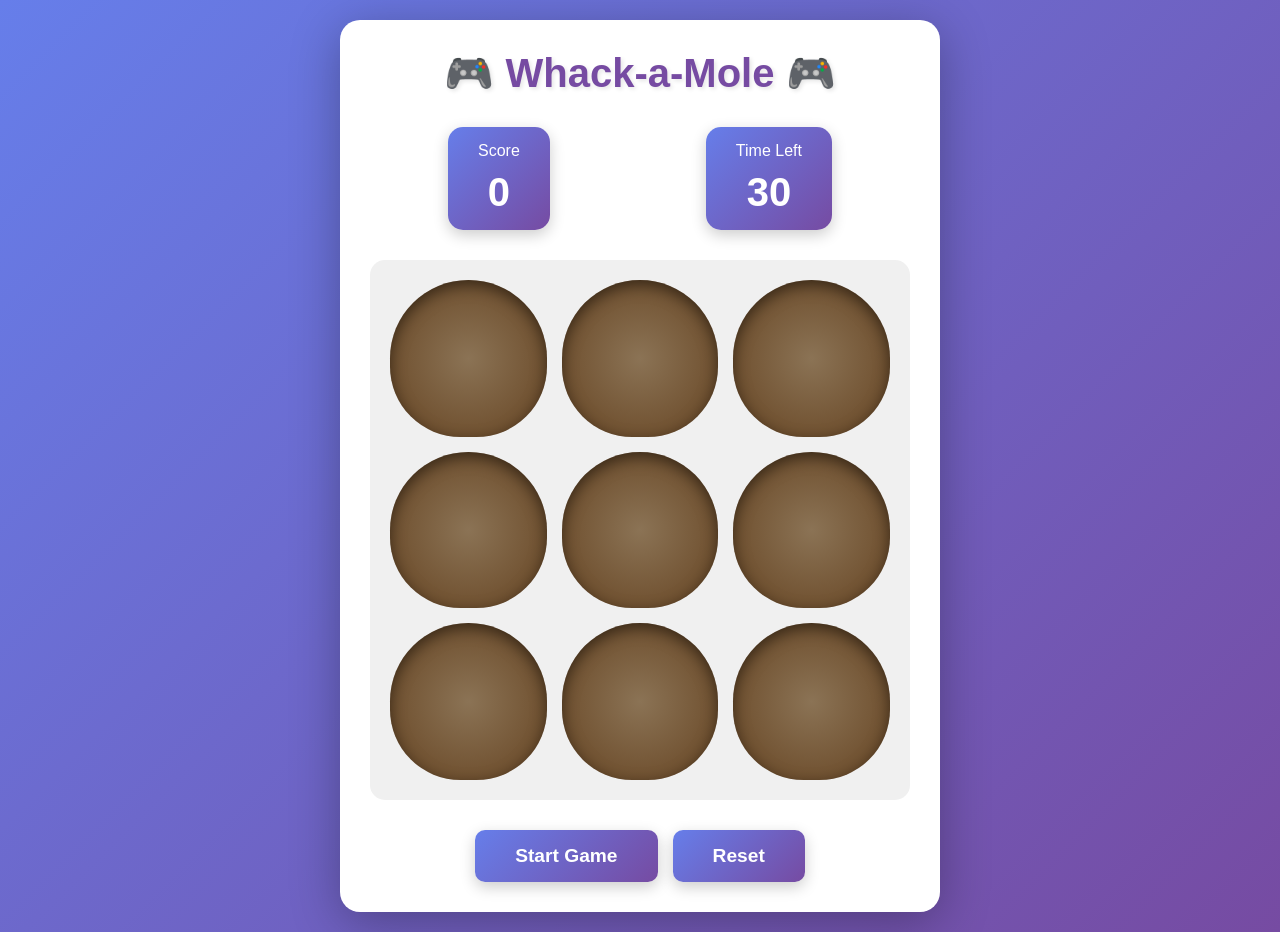
<file: Demo01/index.html>
<!DOCTYPE html>
<html lang="en">
<head>
    <meta charset="UTF-8">
    <meta name="viewport" content="width=device-width, initial-scale=1.0">
    <title>Whack-a-Mole Game</title>
    <link rel="stylesheet" href="style.css">
</head>
<body>
    <div class="container">
        <h1>🎮 Whack-a-Mole 🎮</h1>
        
        <div class="game-info">
            <div class="score-container">
                <h2>Score</h2>
                <div class="score" id="score">0</div>
            </div>
            
            <div class="timer-container">
                <h2>Time Left</h2>
                <div class="timer" id="timer">30</div>
            </div>
        </div>

        <div class="game-board" id="gameBoard">
            <div class="hole" data-index="0">
                <div class="mole"></div>
            </div>
            <div class="hole" data-index="1">
                <div class="mole"></div>
            </div>
            <div class="hole" data-index="2">
                <div class="mole"></div>
            </div>
            <div class="hole" data-index="3">
                <div class="mole"></div>
            </div>
            <div class="hole" data-index="4">
                <div class="mole"></div>
            </div>
            <div class="hole" data-index="5">
                <div class="mole"></div>
            </div>
            <div class="hole" data-index="6">
                <div class="mole"></div>
            </div>
            <div class="hole" data-index="7">
                <div class="mole"></div>
            </div>
            <div class="hole" data-index="8">
                <div class="mole"></div>
            </div>
        </div>

        <div class="controls">
            <button id="startBtn" class="btn">Start Game</button>
            <button id="resetBtn" class="btn">Reset</button>
        </div>

        <div id="gameOver" class="game-over hidden">
            <h2>Game Over!</h2>
            <p>Your final score: <span id="finalScore">0</span></p>
            <button id="playAgainBtn" class="btn">Play Again</button>
        </div>
    </div>

    <script src="script.js"></script>
</body>
</html>
</file>
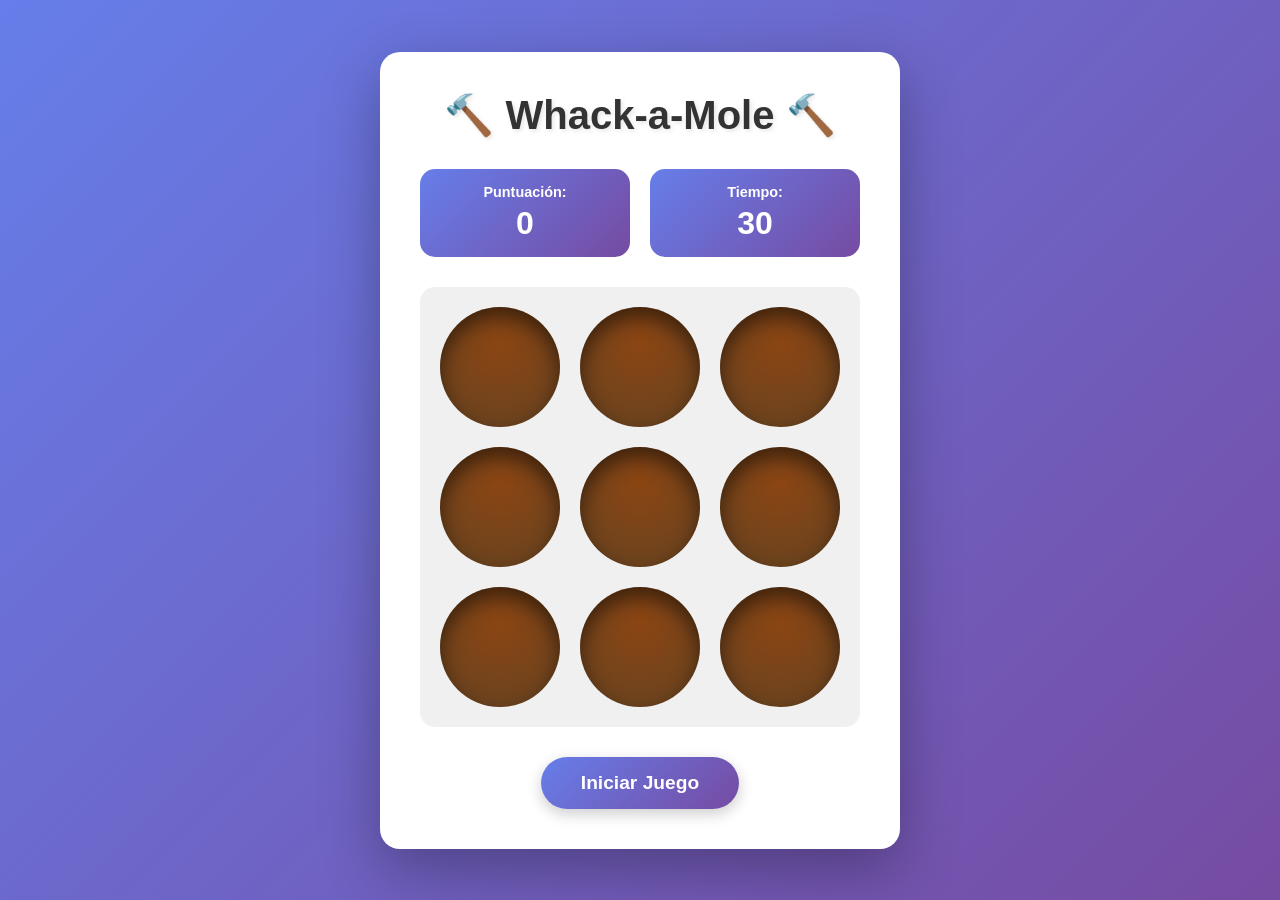
<file: Demo02/index.html>
<!DOCTYPE html>
<html lang="es">
<head>
    <meta charset="UTF-8">
    <meta name="viewport" content="width=device-width, initial-scale=1.0">
    <title>Whack-a-Mole - Atrapa al Topo</title>
    <link rel="stylesheet" href="style.css">
</head>
<body>
    <div class="container">
        <h1>🔨 Whack-a-Mole 🔨</h1>
        
        <div class="game-info">
            <div class="score-container">
                <span class="label">Puntuación:</span>
                <span id="score" class="score">0</span>
            </div>
            <div class="time-container">
                <span class="label">Tiempo:</span>
                <span id="time" class="time">30</span>
            </div>
        </div>

        <div class="game-board">
            <div class="hole" data-index="0">
                <div class="mole"></div>
            </div>
            <div class="hole" data-index="1">
                <div class="mole"></div>
            </div>
            <div class="hole" data-index="2">
                <div class="mole"></div>
            </div>
            <div class="hole" data-index="3">
                <div class="mole"></div>
            </div>
            <div class="hole" data-index="4">
                <div class="mole"></div>
            </div>
            <div class="hole" data-index="5">
                <div class="mole"></div>
            </div>
            <div class="hole" data-index="6">
                <div class="mole"></div>
            </div>
            <div class="hole" data-index="7">
                <div class="mole"></div>
            </div>
            <div class="hole" data-index="8">
                <div class="mole"></div>
            </div>
        </div>

        <button id="startBtn" class="start-btn">Iniciar Juego</button>
    </div>

    <script src="script.js"></script>
</body>
</html>
</file>
<file: Demo01/style.css>
* {
    margin: 0;
    padding: 0;
    box-sizing: border-box;
}

body {
    font-family: 'Arial', sans-serif;
    background: linear-gradient(135deg, #667eea 0%, #764ba2 100%);
    display: flex;
    justify-content: center;
    align-items: center;
    min-height: 100vh;
    padding: 20px;
}

.container {
    background: white;
    border-radius: 20px;
    padding: 30px;
    box-shadow: 0 10px 50px rgba(0, 0, 0, 0.3);
    max-width: 600px;
    width: 100%;
}

h1 {
    text-align: center;
    color: #764ba2;
    margin-bottom: 30px;
    font-size: 2.5em;
    text-shadow: 2px 2px 4px rgba(0, 0, 0, 0.1);
}

.game-info {
    display: flex;
    justify-content: space-around;
    margin-bottom: 30px;
}

.score-container, .timer-container {
    text-align: center;
    background: linear-gradient(135deg, #667eea 0%, #764ba2 100%);
    padding: 15px 30px;
    border-radius: 15px;
    color: white;
    box-shadow: 0 5px 15px rgba(0, 0, 0, 0.2);
}

.score-container h2, .timer-container h2 {
    font-size: 1em;
    margin-bottom: 10px;
    font-weight: normal;
}

.score, .timer {
    font-size: 2.5em;
    font-weight: bold;
}

.game-board {
    display: grid;
    grid-template-columns: repeat(3, 1fr);
    gap: 15px;
    margin-bottom: 30px;
    padding: 20px;
    background: #f0f0f0;
    border-radius: 15px;
}

.hole {
    aspect-ratio: 1;
    background: radial-gradient(circle, #8b7355 0%, #654321 100%);
    border-radius: 50% 50% 45% 45%;
    position: relative;
    overflow: hidden;
    cursor: pointer;
    box-shadow: inset 0 5px 15px rgba(0, 0, 0, 0.5);
    transition: transform 0.1s;
}

.hole:active {
    transform: scale(0.95);
}

.mole {
    width: 80%;
    height: 80%;
    background: radial-gradient(circle at 30% 30%, #8B4513, #654321);
    border-radius: 50%;
    position: absolute;
    bottom: -100%;
    left: 50%;
    transform: translateX(-50%);
    transition: bottom 0.2s ease-in-out;
    box-shadow: 0 5px 10px rgba(0, 0, 0, 0.3);
}

.mole::before {
    content: '👀';
    position: absolute;
    top: 30%;
    left: 50%;
    transform: translateX(-50%);
    font-size: 1.5em;
}

.mole::after {
    content: '';
    position: absolute;
    top: 20%;
    left: 20%;
    width: 15px;
    height: 15px;
    background: pink;
    border-radius: 50%;
}

.hole.up .mole {
    bottom: 0;
}

.hole.whacked .mole {
    background: radial-gradient(circle at 30% 30%, #555, #333);
}

.controls {
    display: flex;
    gap: 15px;
    justify-content: center;
}

.btn {
    padding: 15px 40px;
    font-size: 1.2em;
    font-weight: bold;
    border: none;
    border-radius: 10px;
    background: linear-gradient(135deg, #667eea 0%, #764ba2 100%);
    color: white;
    cursor: pointer;
    box-shadow: 0 5px 15px rgba(0, 0, 0, 0.2);
    transition: transform 0.2s, box-shadow 0.2s;
}

.btn:hover {
    transform: translateY(-2px);
    box-shadow: 0 7px 20px rgba(0, 0, 0, 0.3);
}

.btn:active {
    transform: translateY(0);
    box-shadow: 0 3px 10px rgba(0, 0, 0, 0.2);
}

.btn:disabled {
    background: #ccc;
    cursor: not-allowed;
    transform: none;
}

.game-over {
    position: fixed;
    top: 50%;
    left: 50%;
    transform: translate(-50%, -50%);
    background: white;
    padding: 40px;
    border-radius: 20px;
    box-shadow: 0 10px 50px rgba(0, 0, 0, 0.5);
    text-align: center;
    z-index: 1000;
}

.game-over h2 {
    color: #764ba2;
    font-size: 2.5em;
    margin-bottom: 20px;
}

.game-over p {
    font-size: 1.5em;
    margin-bottom: 30px;
    color: #333;
}

#finalScore {
    color: #667eea;
    font-weight: bold;
    font-size: 1.3em;
}

.hidden {
    display: none;
}

/* Hit animation */
.hole.hit .mole {
    animation: hitAnimation 0.3s ease-out;
}

@keyframes hitAnimation {
    0% {
        transform: translateX(-50%) scale(1);
    }
    50% {
        transform: translateX(-50%) scale(0.8);
    }
    100% {
        transform: translateX(-50%) scale(1);
        bottom: -100%;
    }
}

/* Responsive design */
@media (max-width: 600px) {
    h1 {
        font-size: 2em;
    }
    
    .game-board {
        gap: 10px;
        padding: 15px;
    }
    
    .btn {
        padding: 12px 30px;
        font-size: 1em;
    }
}
</file>
<file: Demo02/style.css>
* {
    margin: 0;
    padding: 0;
    box-sizing: border-box;
}

body {
    font-family: 'Arial', sans-serif;
    background: linear-gradient(135deg, #667eea 0%, #764ba2 100%);
    min-height: 100vh;
    display: flex;
    justify-content: center;
    align-items: center;
    padding: 20px;
}

.container {
    text-align: center;
    background: white;
    padding: 40px;
    border-radius: 20px;
    box-shadow: 0 20px 60px rgba(0, 0, 0, 0.3);
    max-width: 600px;
}

h1 {
    color: #333;
    margin-bottom: 30px;
    font-size: 2.5em;
    text-shadow: 2px 2px 4px rgba(0, 0, 0, 0.1);
}

.game-info {
    display: flex;
    justify-content: space-around;
    margin-bottom: 30px;
    gap: 20px;
}

.score-container,
.time-container {
    background: linear-gradient(135deg, #667eea 0%, #764ba2 100%);
    padding: 15px 30px;
    border-radius: 15px;
    color: white;
    font-weight: bold;
    flex: 1;
}

.label {
    display: block;
    font-size: 0.9em;
    margin-bottom: 5px;
}

.score,
.time {
    font-size: 2em;
    display: block;
}

.game-board {
    display: grid;
    grid-template-columns: repeat(3, 1fr);
    gap: 20px;
    margin-bottom: 30px;
    padding: 20px;
    background: #f0f0f0;
    border-radius: 15px;
}

.hole {
    width: 120px;
    height: 120px;
    background: radial-gradient(circle at 50% 30%, #8B4513, #654321);
    border-radius: 50%;
    position: relative;
    overflow: hidden;
    cursor: pointer;
    box-shadow: inset 0 10px 20px rgba(0, 0, 0, 0.5);
    transition: transform 0.1s;
}

.hole:active {
    transform: scale(0.95);
}

.mole {
    width: 80px;
    height: 80px;
    background: radial-gradient(circle at 40% 40%, #8B6F47, #5D4E37);
    border-radius: 50% 50% 45% 45%;
    position: absolute;
    bottom: -80px;
    left: 50%;
    transform: translateX(-50%);
    transition: bottom 0.3s;
}

/* Agregar detalles visuales al topo */
.mole::before {
    content: '👀';
    position: absolute;
    top: 20px;
    left: 50%;
    transform: translateX(-50%);
    font-size: 1.5em;
}

.mole.up {
    bottom: 20px;
}

.mole.whacked {
    background: radial-gradient(circle at 40% 40%, #666, #333);
}

/* Topo Bomba */
.mole.bomb {
    background: radial-gradient(circle at 40% 40%, #FF4444, #CC0000);
}

.mole.bomb::before {
    content: '💣';
    font-size: 2em;
    top: 15px;
}

.mole.bomb.whacked {
    background: radial-gradient(circle at 40% 40%, #990000, #660000);
}

.start-btn {
    background: linear-gradient(135deg, #667eea 0%, #764ba2 100%);
    color: white;
    border: none;
    padding: 15px 40px;
    font-size: 1.2em;
    font-weight: bold;
    border-radius: 50px;
    cursor: pointer;
    transition: all 0.3s;
    box-shadow: 0 5px 15px rgba(0, 0, 0, 0.2);
}

.start-btn:hover {
    transform: translateY(-2px);
    box-shadow: 0 8px 20px rgba(0, 0, 0, 0.3);
}

.start-btn:active {
    transform: translateY(0);
}

.start-btn:disabled {
    opacity: 0.6;
    cursor: not-allowed;
    transform: none;
}

/* Responsive */
@media (max-width: 600px) {
    .container {
        padding: 20px;
    }

    h1 {
        font-size: 1.8em;
    }

    .hole {
        width: 80px;
        height: 80px;
    }

    .mole {
        width: 60px;
        height: 60px;
        bottom: -60px;
    }

    .mole.up {
        bottom: 10px;
    }

    .game-board {
        gap: 10px;
        padding: 10px;
    }
}
</file>
